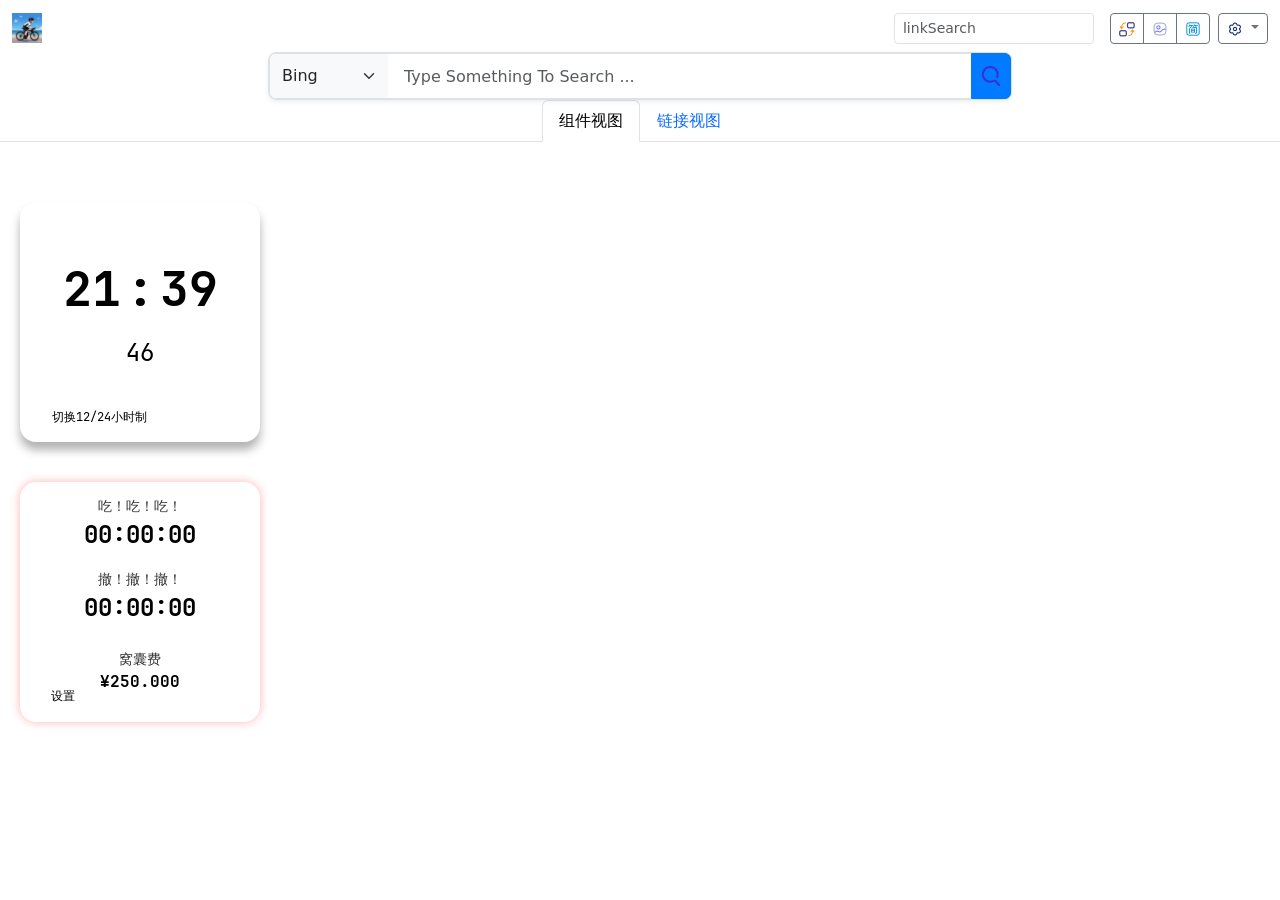
<file: docs/index.html>
<!DOCTYPE html>
<html lang="zh-CN">

<head>
  <meta charset="UTF-8">
  <link rel="icon" href="static/ico/favicon.ico" type="image/x-icon">
  <title>Pitahaya Guide</title>
  <link rel="stylesheet" href="static/css/bootstrap.css">
  <script src="static/js/bootstrap.bundle.js" defer></script>
  <script src=" static/js/widgets.js" defer></script>
  <link rel="stylesheet" href="static/css/styles.css">
  <script src="static/js/js.js" defer></script>
  <script src="static/js/loadData.js" defer></script>
</head>

<body class="d-flex flex-column min-vh-100">
  <!-- ================= 导航栏区域 ================= -->
  <nav class="navbar navbar-expand-lg navbar-light  py-2" id="headerContainer">
    <div class="container-fluid">
      <!-- 品牌Logo和标题 -->
      <a class="navbar-brand d-flex align-items-center" href="#">
        <img src="static/ico/favicon.ico" width="30" height="30" class="d-inline-block align-top" alt="Logo"
          id="image4Gif">
        <span class="site-title ms-2" id="siteTitle"></span><!--Pitahaya-->
      </a>

      <!-- 右侧功能区域 -->
      <div class="d-flex align-items-center">
        <!-- 小搜索框 -->
        <div class="input-group me-3" id="linkSearchContainer" style="width: 200px;">
          <input type="text" class="form-control form-control-sm" id="inpt_search" placeholder="linkSearch">
        </div>

        <!-- 功能按钮组 -->
        <div class="btn-group me-2">
          <!-- 切换页面按钮 -->
          <a href="Xindex.html" class="btn btn-sm btn-outline-secondary" id="changePage">
            <img src="static/ico/change.png" width="16" alt="切换页面">
          </a>
          <!-- 切换背景按钮 -->
          <a href="changeBG.html" class="btn btn-sm btn-outline-secondary" id="changeBG">
            <img src="static/ico/changeBG.png" width="16" alt="切换背景">
          </a>
          <!-- 简洁模式按钮 -->
          <button class="btn btn-sm btn-outline-secondary" id="lightMod">
            <img src="static/ico/lightMod.png" width="16" alt="简洁模式">
          </button>
        </div>

        <!-- 设置下拉菜单 -->
        <div class="dropdown">
          <button class="btn btn-sm btn-outline-secondary dropdown-toggle" id="settingsBtn" data-bs-toggle="dropdown"
            aria-expanded="false">
            <img src="static/ico/setting.png" width="16" alt="设置">
          </button>
          <ul class="dropdown-menu dropdown-menu-end" id="settingsDropdown">
            <!-- 动态生成的下拉选项 -->
            <li><a class="dropdown-item" href="#">设置1</a></li>
            <li><a class="dropdown-item" href="#">设置2</a></li>
            <li>
              <hr class="dropdown-divider">
            </li>
            <li><a class="dropdown-item" href="#" onclick="toggleTheme()">切换暗黑模式</a></li>
          </ul>
        </div>
      </div>
    </div>
  </nav>

  <!-- ================= 主搜索区域 ================= -->
  <div class="container d-flex align-items-center justify-content-center mt-0" id="webSearchContainer">
    <div class="col-md-8">
      <form id="searchForm" class="input-group shadow-sm rounded-3">
        <select class="form-select flex-grow-0 w-auto border-end-0" id="engineSelect" aria-label="搜索引擎选择"
          style="background-color: #f8f9fa; transition: all 0.3s;">
          <option value="https://www.bing.com/search?q=">Bing</option>
          <option value="https://www.baidu.com/s?wd=">百度</option>
          <option value="https://xiaoyi.huawei.com/?q=">小艺</option>
          <option value="https://www.sogou.com/web?ie={inputEncoding}&query=">搜狗</option>
          <option value="https://www.so.com/s?ie={inputEncoding}&q=">360</option>
          <option value="http://www.zhihu.com/search?type=content&q=">知乎</option>
          <option value="https://s.weibo.com/weibo?q=">微博</option>
          <option value="https://www.xiaohongshu.com/search_result?keyword=">小红书</option>
          <option value="https://www.douban.com/search?source=suggest&q=">豆瓣</option>
          <option value="https://www.douyin.com/root/search/">抖音</option>
          <option value="https://search.bilibili.com/video?keyword=">B站</option>
        </select>
        <input type="text" class="form-control border-start-0 border-end-0 px-3"
          placeholder="Type Something To Search ..." aria-label="搜索内容" name="q" required
          style="height: 46px; font-size: 1rem;">
        <button type="submit" class="btn btn-primary btn-search d-flex align-items-center px-3"
          style="border-radius: 0 0.375rem 0.375rem 0; transition: all 0.3s;">
          <img src="static/ico/search.png" alt="搜索图标" width="20">
        </button>
      </form>
    </div>
  </div>

  <!-- ================= 主内容区域 ================= -->
  <!-- ===== 视图切换导航 ===== -->
  <div class="mt-1" id="viewTabContainer" style="height: 50px;">
    <ul class="nav nav-tabs justify-content-center" id="viewTab" role="tablist">
      <li class="nav-item" role="presentation">
        <button class="nav-link active " id="widget-tab" data-bs-toggle="tab" data-bs-target="#widgetContainer"
          type="button" role="tab">
          组件视图
        </button>
      </li>
      <li class="nav-item" role="presentation">
        <button class="nav-link " id="link-tab" data-bs-toggle="tab" data-bs-target="#linkContainer" type="button"
          role="tab">
          链接视图
        </button>
      </li>
    </ul>
  </div>

  <!-- ===== 修改后的主内容区域 ===== -->
  <div class="mt-2 tab-content" id="mainContent">
    <!-- 组件视图 -->
    <div class="tab-pane fade mt-2 show active row g-4 row-cols-2 row-cols-md-3 row-cols-lg-4" id="widgetContainer"
      role="tabpanel">
      <!-- 时钟组件 -->
      <div class="col">
        <div class="card-body text-center" id="clockContainer"></div>
      </div>
      <!-- 社畜组件 -->
      <div class="col">
        <div class="card-body" id="workTimeContainer"></div>
      </div>
      <!-- 其他组件... -->
    </div>


    <!-- 现有链接视图 (保持原样) -->
    <div class="tab-pane fade mt-2" id="linkContainer" role="tabpanel">
      <div id="link-container" class="tab-content row g-4 row-cols-2 row-cols-md-3 row-cols-lg-4">
        <!-- 动态生成tab-pane -->
      </div>
    </div>


  </div>

  <!-- ================= 底栏区域 ================= -->
  <footer class="mt-auto sticky-bottom" id="footerContainer">
    <div class="container">
      <nav class="nav nav-pills justify-content-center" id="category-nav">
        <!-- 导航项由JS生成 -->
      </nav>
    </div>
  </footer>
</body>


</html>
</file>
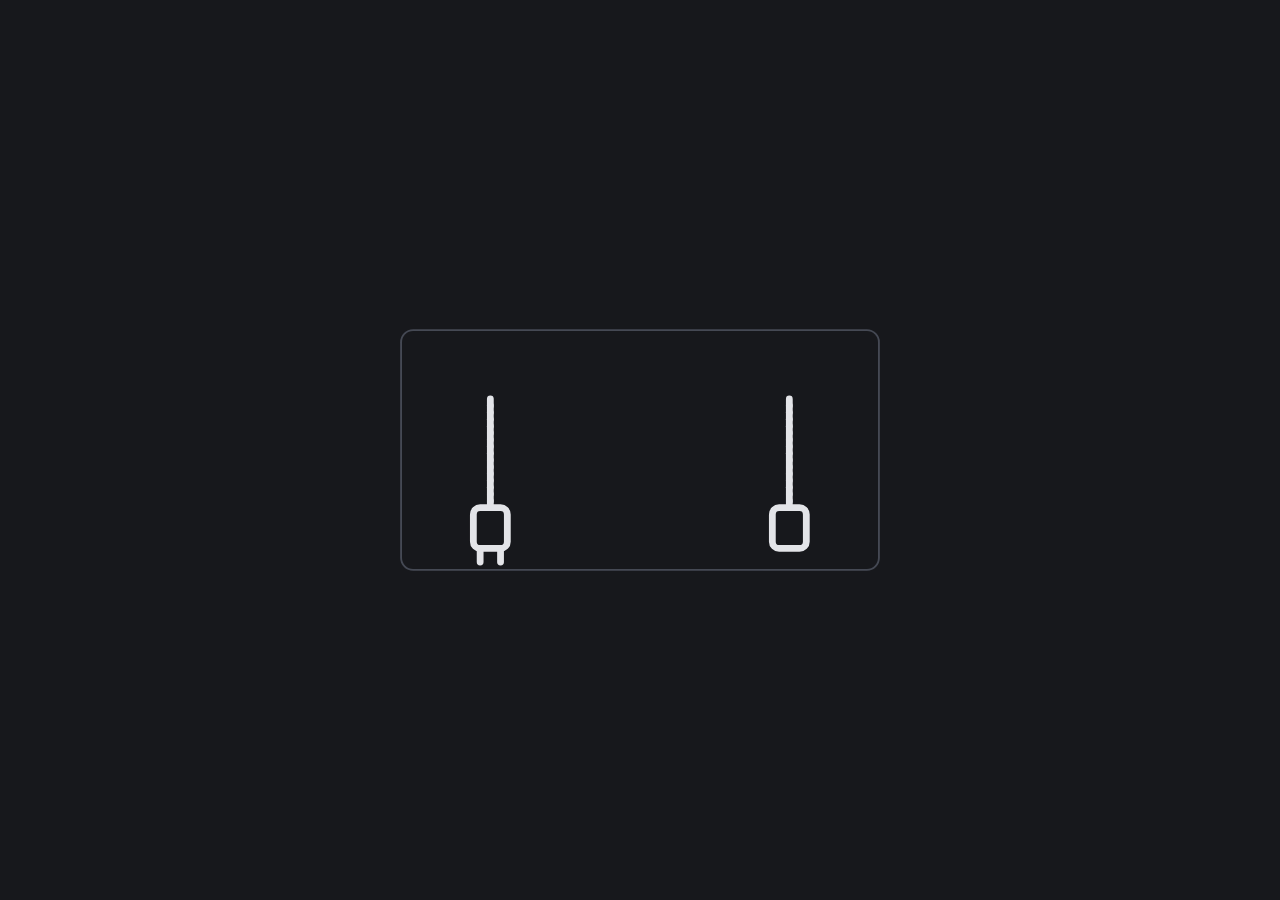
<file: docs/static/Xproject/trunOnOff/index.html>
<!DOCTYPE html>
<html lang="en">

<head>
    <meta charset="UTF-8" />
    <title>开灯！关灯！</title>
    <meta name="viewport" content="width=device-width, initial-scale=1, viewport-fit=cover" />
    <style>
        * {
            border: 0;
            box-sizing: border-box;
            margin: 0;
            padding: 0;
        }

        :root {
            --hue: 223;
            --bg: hsl(var(--hue), 10%, 10%);
            --fg: hsl(var(--hue), 10%, 90%);
            --primary: hsl(var(--hue), 90%, 50%);
            --primary2: hsl(var(--hue), 90%, 70%);
            --primary2-t: hsla(var(--hue), 90%, 70%, 0);
            --border: hsl(var(--hue), 10%, 30%);
            --border-hover: hsl(var(--hue), 10%, 50%);
            --trans-dur: 0.3s;
            --trans-timing: cubic-bezier(0.65, 0, 0.35, 1);
            font-size: calc(14px + (70 - 14) * (100vw - 280px) / (3840 - 280));
        }

        body,
        button {
            color: var(--fg);
            font: 1em/1.5 sans-serif;
            transition: background-color calc(var(--trans-dur) * 0.5) steps(1, end), box-shadow var(--trans-dur) var(--trans-timing), color calc(var(--trans-dur) * 0.5) steps(1, end);
        }

        body {
            background-color: var(--bg);
            display: flex;
            height: 100vh;
        }

        .plugs {
            background-color: transparent;
            border-radius: 0.375em;
            box-shadow: 0 0 0 0.0625em var(--border), 0 0 0 0.25em var(--primary2-t);
            cursor: pointer;
            display: block;
            margin: auto;
            outline: transparent;
            position: relative;
            -webkit-appearance: none;
            appearance: none;
            -webkit-tap-highlight-color: transparent;
        }

        .plugs:hover {
            box-shadow: 0 0 0 0.0625em var(--border-hover), 0 0 0 0.25em var(--primary2-t);
        }

        .plugs:focus-visible {
            box-shadow: 0 0 0 0.0625em var(--primary), 0 0 0 0.25em var(--primary2);
        }

        .plugs__img {
            display: block;
            position: relative;
            top: 0;
            left: 0;
            width: 16em;
            height: auto;
        }

        .plugs__img-left,
        .plugs__img-left-seg,
        .plugs__img-left-head,
        .plugs__img-right,
        .plugs__img-right-seg,
        .plugs__img-right-head,
        .plugs__img-prong,
        .plugs__img-spark-1-x,
        .plugs__img-spark-1-y,
        .plugs__img-spark-2-x,
        .plugs__img-spark-2-y,
        .plugs__img-spark-3-x,
        .plugs__img-spark-3-y {
            animation-duration: calc(var(--trans-dur) * 3);
            animation-timing-function: var(--trans-timing);
        }

        .plugs__img-left-head,
        .plugs__img-right-head {
            transform-origin: 2px 0;
        }

        .plugs__img-left {
            transform: translate(13px, 10px) rotate(0);
        }

        .plugs__img-right {
            transform: translate(57px, 10px) rotate(0);
        }

        .plugs__img-prong {
            stroke-dashoffset: 0;
        }

        .plugs__img-spark-1-x,
        .plugs__img-spark-2-x,
        .plugs__img-spark-3-x {
            animation-timing-function: linear;
        }

        .plugs__img-spark-1-y,
        .plugs__img-spark-2-y,
        .plugs__img-spark-3-y {
            animation-timing-function: cubic-bezier(0.35, 1, 0.65, 1);
        }

        .plugs[aria-pressed='false'] .plugs__img-left {
            animation-name: left-swing-tail-off;
        }

        .plugs[aria-pressed='false'] .plugs__img-left-seg {
            animation-name: left-swing-seg-off;
        }

        .plugs[aria-pressed='false'] .plugs__img-left-seg--flip {
            animation-name: left-swing-seg-off-2;
        }

        .plugs[aria-pressed='false'] .plugs__img-left-head {
            animation-name: left-swing-head-off;
        }

        .plugs[aria-pressed='false'] .plugs__img-right {
            animation-name: right-swing-tail-off;
        }

        .plugs[aria-pressed='false'] .plugs__img-right-seg {
            animation-name: right-swing-seg-off;
        }

        .plugs[aria-pressed='false'] .plugs__img-right-seg--flip {
            animation-name: right-swing-seg-off-2;
        }

        .plugs[aria-pressed='false'] .plugs__img-right-head {
            animation-name: right-swing-head-off;
        }

        .plugs[aria-pressed='false'] .plugs__img-prong {
            animation-name: prongs-off;
            animation-timing-function: cubic-bezier(0.35, 0, 0.65, 0);
        }

        .plugs[aria-pressed='false'] .plugs__img-spark-1-x {
            animation-name: spark-1-x;
        }

        .plugs[aria-pressed='false'] .plugs__img-spark-1-y {
            animation-name: spark-1-y;
        }

        .plugs[aria-pressed='false'] .plugs__img-spark-2-x {
            animation-name: spark-2-x;
        }

        .plugs[aria-pressed='false'] .plugs__img-spark-2-y {
            animation-name: spark-2-y;
        }

        .plugs[aria-pressed='false'] .plugs__img-spark-3-x {
            animation-name: spark-3-x;
        }

        .plugs[aria-pressed='false'] .plugs__img-spark-3-y {
            animation-name: spark-3-y;
        }

        .plugs[aria-pressed='true'] .plugs__img-left {
            animation-name: left-swing-tail-on;
            transform: translate(13px, 10px) rotate(-90deg);
        }

        .plugs[aria-pressed='true'] .plugs__img-left-seg {
            animation-name: left-swing-seg-on;
        }

        .plugs[aria-pressed='true'] .plugs__img-left-seg--flip {
            animation-name: right-swing-seg-on;
        }

        .plugs[aria-pressed='true'] .plugs__img-left-head {
            animation-name: left-swing-head-on;
        }

        .plugs[aria-pressed='true'] .plugs__img-right {
            animation-name: right-swing-tail-on;
            transform: translate(57px, 10px) rotate(90deg);
        }

        .plugs[aria-pressed='true'] .plugs__img-right-seg {
            animation-name: right-swing-seg-on;
        }

        .plugs[aria-pressed='true'] .plugs__img-right-seg--flip {
            animation-name: left-swing-seg-on;
        }

        .plugs[aria-pressed='true'] .plugs__img-right-head {
            animation-name: right-swing-head-on;
        }

        .plugs[aria-pressed='true'] .plugs__img-prong {
            animation-name: prongs-on;
            animation-timing-function: cubic-bezier(0.35, 1, 0.65, 1);
            stroke-dashoffset: 2;
        }

        .plugs__label {
            overflow: hidden;
            position: absolute;
            width: 0;
            height: 0;
        }

        [data-dark='false'] {
            --bg: hsl(var(--hue), 10%, 90%);
            --fg: hsl(var(--hue), 10%, 10%);
            --border: hsl(var(--hue), 10%, 70%);
        }

        [data-dark='false'] body,
        [data-dark='false'] button {
            transition-duration: calc(var(--trans-dur) * 2.25), var(--trans-dur), calc(var(--trans-dur) * 2.25);
        }

        @keyframes prongs-off {
            from {
                stroke-dashoffset: 2;
            }

            17.5%,
            to {
                stroke-dashoffset: 0;
            }
        }

        @keyframes left-swing-tail-off {
            from {
                transform: translate(13px, 10px) rotate(-90deg);
            }

            25% {
                transform: translate(13px, 10px) rotate(-32deg);
            }

            50% {
                transform: translate(13px, 10px) rotate(2deg);
            }

            75% {
                transform: translate(13px, 10px) rotate(-1deg);
            }

            to {
                transform: translate(13px, 10px) rotate(0);
            }
        }

        @keyframes left-swing-seg-off {
            from {
                transform: translate(0, 1px) rotate(0);
            }

            25% {
                transform: translate(0, 1px) rotate(-10deg);
            }

            50% {
                transform: translate(0, 1px) rotate(2deg);
            }

            75% {
                transform: translate(0, 1px) rotate(-1deg);
            }

            to {
                transform: translate(0, 1px) rotate(0);
            }
        }

        @keyframes left-swing-seg-off-2 {
            from {
                transform: translate(0, 1px) rotate(0);
            }

            25% {
                transform: translate(0, 1px) rotate(10deg);
            }

            50% {
                transform: translate(0, 1px) rotate(2deg);
            }

            75% {
                transform: translate(0, 1px) rotate(-1deg);
            }

            to {
                transform: translate(0, 1px) rotate(0);
            }
        }

        @keyframes left-swing-head-off {
            from {
                transform: translate(-2.5px, 1px) rotate(0);
            }

            25% {
                transform: translate(-2.5px, 1px) rotate(-10deg);
            }

            50% {
                transform: translate(-2.5px, 1px) rotate(2deg);
            }

            75% {
                transform: translate(-2.5px, 1px) rotate(-1deg);
            }

            to {
                transform: translate(-2.5px, 1px) rotate(0);
            }
        }

        @keyframes right-swing-tail-off {
            from {
                transform: translate(57px, 10px) rotate(90deg);
            }

            25% {
                transform: translate(57px, 10px) rotate(32deg);
            }

            50% {
                transform: translate(57px, 10px) rotate(-2deg);
            }

            75% {
                transform: translate(57px, 10px) rotate(1deg);
            }

            to {
                transform: translate(57px, 10px) rotate(0);
            }
        }

        @keyframes right-swing-seg-off {
            from {
                transform: translate(0, 1px) rotate(0);
            }

            25% {
                transform: translate(0, 1px) rotate(10deg);
            }

            50% {
                transform: translate(0, 1px) rotate(-2deg);
            }

            75% {
                transform: translate(0, 1px) rotate(1deg);
            }

            to {
                transform: translate(0, 1px) rotate(0);
            }
        }

        @keyframes right-swing-seg-off-2 {
            from {
                transform: translate(0, 1px) rotate(0);
            }

            25% {
                transform: translate(0, 1px) rotate(-10deg);
            }

            50% {
                transform: translate(0, 1px) rotate(-2deg);
            }

            75% {
                transform: translate(0, 1px) rotate(1deg);
            }

            to {
                transform: translate(0, 1px) rotate(0);
            }
        }

        @keyframes right-swing-head-off {
            from {
                transform: translate(-2.5px, 1px) rotate(0);
            }

            25% {
                transform: translate(-2.5px, 1px) rotate(10deg);
            }

            50% {
                transform: translate(-2.5px, 1px) rotate(-2deg);
            }

            75% {
                transform: translate(-2.5px, 1px) rotate(1deg);
            }

            to {
                transform: translate(-2.5px, 1px) rotate(0);
            }
        }

        @keyframes prongs-on {

            from,
            70% {
                stroke-dashoffset: 0;
            }

            90%,
            to {
                stroke-dashoffset: 2;
            }
        }

        @keyframes left-swing-tail-on {
            from {
                transform: translate(13px, 10px) rotate(0);
            }

            50% {
                transform: translate(13px, 10px) rotate(-32deg);
            }

            to {
                transform: translate(13px, 10px) rotate(-90deg);
            }
        }

        @keyframes left-swing-seg-on {
            from {
                transform: translate(0, 1px) rotate(0);
            }

            50% {
                transform: translate(0, 1px) rotate(-10deg);
            }

            to {
                transform: translate(0, 1px) rotate(0);
            }
        }

        @keyframes left-swing-head-on {
            from {
                transform: translate(-2.5px, 1px) rotate(0);
            }

            50% {
                transform: translate(-2.5px, 1px) rotate(-10deg);
            }

            to {
                transform: translate(-2.5px, 1px) rotate(0);
            }
        }

        @keyframes right-swing-tail-on {
            from {
                transform: translate(57px, 10px) rotate(0);
            }

            50% {
                transform: translate(57px, 10px) rotate(32deg);
            }

            to {
                transform: translate(57px, 10px) rotate(90deg);
            }
        }

        @keyframes right-swing-seg-on {
            from {
                transform: translate(0, 1px) rotate(0);
            }

            50% {
                transform: translate(0, 1px) rotate(10deg);
            }

            to {
                transform: translate(0, 1px) rotate(0);
            }
        }

        @keyframes right-swing-head-on {
            from {
                transform: translate(-2.5px, 1px) rotate(0);
            }

            50% {
                transform: translate(-2.5px, 1px) rotate(10deg);
            }

            to {
                transform: translate(-2.5px, 1px) rotate(0);
            }
        }

        @keyframes spark-1-x {

            from,
            12.5% {
                r: 1px;
                transform: translate(0, 0);
            }

            37.5%,
            to {
                r: 0;
                transform: translate(-10px, 0);
            }
        }

        @keyframes spark-1-y {
            from {
                animation-timing-function: steps(1, end);
                transform: translate(0, 0);
                visibility: hidden;
            }

            12.5% {
                animation-timing-function: linear;
                transform: translate(0, 0);
                visibility: visible;
            }

            37.5%,
            to {
                transform: translate(0, -9px);
            }
        }

        @keyframes spark-2-x {

            from,
            12.5% {
                r: 1px;
                transform: translate(0, 0);
            }

            37.5%,
            to {
                r: 0;
                transform: translate(4px, 0);
            }
        }

        @keyframes spark-2-y {
            from {
                animation-timing-function: steps(1, end);
                transform: translate(0, 0);
                visibility: hidden;
            }

            12.5% {
                animation-timing-function: linear;
                transform: translate(0, 0);
                visibility: visible;
            }

            37.5%,
            to {
                transform: translate(0, -8px);
            }
        }

        @keyframes spark-3-x {

            from,
            12.5% {
                r: 1px;
                transform: translate(0, 0);
            }

            37.5%,
            to {
                r: 0;
                transform: translate(-1px, 0);
            }
        }

        @keyframes spark-3-y {
            from {
                animation-timing-function: steps(1, end);
                transform: translate(0, 0);
                visibility: hidden;
            }

            12.5% {
                animation-timing-function: linear;
                transform: translate(0, 0);
                visibility: visible;
            }

            37.5%,
            to {
                transform: translate(0, 8px);
            }
        }
    </style>
</head>

<body>
    <button class="plugs" type="button"><svg class="plugs__img" viewBox="0 0 70 35" width="700px" height="350px"
            aria-hidden="true">
            <g fill="none" stroke="currentcolor" stroke-linecap="round" stroke-width="1">
                <g class="plugs__img-left" transform="translate(13,10)">
                    <polyline points="0 0,0 1" />
                    <g class="plugs__img-left-seg" transform="translate(0,1)">
                        <polyline points="0 0,0 1" />
                        <g class="plugs__img-left-seg" transform="translate(0,1)">
                            <polyline points="0 0,0 1" />
                            <g class="plugs__img-left-seg" transform="translate(0,1)">
                                <polyline points="0 0,0 1" />
                                <g class="plugs__img-left-seg" transform="translate(0,1)">
                                    <polyline points="0 0,0 1" />
                                    <g class="plugs__img-left-seg" transform="translate(0,1)">
                                        <polyline points="0 0,0 1" />
                                        <g class="plugs__img-left-seg" transform="translate(0,1)">
                                            <polyline points="0 0,0 1" />
                                            <g class="plugs__img-left-seg" transform="translate(0,1)">
                                                <polyline points="0 0,0 1" />
                                                <g class="plugs__img-left-seg" transform="translate(0,1)">
                                                    <polyline points="0 0,0 1" />
                                                    <g class="plugs__img-left-seg" transform="translate(0,1)">
                                                        <polyline points="0 0,0 1" />
                                                        <g class="plugs__img-left-seg" transform="translate(0,1)">
                                                            <polyline points="0 0,0 1" />
                                                            <g class="plugs__img-left-seg plugs__img-left-seg--flip"
                                                                transform="translate(0,1)">
                                                                <polyline points="0 0,0 1" />
                                                                <g class="plugs__img-left-seg plugs__img-left-seg--flip"
                                                                    transform="translate(0,1)">
                                                                    <polyline points="0 0,0 1" />
                                                                    <g class="plugs__img-left-seg plugs__img-left-seg--flip"
                                                                        transform="translate(0,1)">
                                                                        <polyline points="0 0,0 1" />
                                                                        <g class="plugs__img-left-seg plugs__img-left-seg--flip"
                                                                            transform="translate(0,1)">
                                                                            <polyline points="0 0,0 1" />
                                                                            <g class="plugs__img-left-seg plugs__img-left-seg--flip"
                                                                                transform="translate(0,1)">
                                                                                <polyline points="0 0,0 1" />
                                                                                <g class="plugs__img-left-head"
                                                                                    transform="translate(-2.5,1)">
                                                                                    <rect rx="1" ry="1" x="0" y="0"
                                                                                        width="5" height="6" />
                                                                                    <polyline class="plugs__img-prong"
                                                                                        points="1 6,1 8"
                                                                                        stroke-dasharray="2 2" />
                                                                                    <polyline class="plugs__img-prong"
                                                                                        points="4 6,4 8"
                                                                                        stroke-dasharray="2 2" />
                                                                                </g>
                                                                            </g>
                                                                        </g>
                                                                    </g>
                                                                </g>
                                                            </g>
                                                        </g>
                                                    </g>
                                                </g>
                                            </g>
                                        </g>
                                    </g>
                                </g>
                            </g>
                        </g>
                    </g>
                </g>
                <g class="plugs__img-right" transform="translate(57,10)">
                    <polyline points="0 0,0 1" />
                    <g class="plugs__img-right-seg" transform="translate(0,1)">
                        <polyline points="0 0,0 1" />
                        <g class="plugs__img-right-seg" transform="translate(0,1)">
                            <polyline points="0 0,0 1" />
                            <g class="plugs__img-right-seg" transform="translate(0,1)">
                                <polyline points="0 0,0 1" />
                                <g class="plugs__img-right-seg" transform="translate(0,1)">
                                    <polyline points="0 0,0 1" />
                                    <g class="plugs__img-right-seg" transform="translate(0,1)">
                                        <polyline points="0 0,0 1" />
                                        <g class="plugs__img-right-seg" transform="translate(0,1)">
                                            <polyline points="0 0,0 1" />
                                            <g class="plugs__img-right-seg" transform="translate(0,1)">
                                                <polyline points="0 0,0 1" />
                                                <g class="plugs__img-right-seg" transform="translate(0,1)">
                                                    <polyline points="0 0,0 1" />
                                                    <g class="plugs__img-right-seg" transform="translate(0,1)">
                                                        <polyline points="0 0,0 1" />
                                                        <g class="plugs__img-right-seg" transform="translate(0,1)">
                                                            <polyline points="0 0,0 1" />
                                                            <g class="plugs__img-right-seg plugs__img-right-seg--flip"
                                                                transform="translate(0,1)">
                                                                <polyline points="0 0,0 1" />
                                                                <g class="plugs__img-right-seg plugs__img-right-seg--flip"
                                                                    transform="translate(0,1)">
                                                                    <polyline points="0 0,0 1" />
                                                                    <g class="plugs__img-right-seg plugs__img-right-seg--flip"
                                                                        transform="translate(0,1)">
                                                                        <polyline points="0 0,0 1" />
                                                                        <g class="plugs__img-right-seg plugs__img-right-seg--flip"
                                                                            transform="translate(0,1)">
                                                                            <polyline points="0 0,0 1" />
                                                                            <g class="plugs__img-right-seg plugs__img-right-seg--flip"
                                                                                transform="translate(0,1)">
                                                                                <polyline points="0 0,0 1" />
                                                                                <g class="plugs__img-right-head"
                                                                                    transform="translate(-2.5,1)">
                                                                                    <rect rx="1" ry="1" x="0" y="0"
                                                                                        width="5" height="6" />
                                                                                </g>
                                                                            </g>
                                                                        </g>
                                                                    </g>
                                                                </g>
                                                            </g>
                                                        </g>
                                                    </g>
                                                </g>
                                            </g>
                                        </g>
                                    </g>
                                </g>
                            </g>
                        </g>
                    </g>
                </g>
            </g>
            <g fill="currentcolor" transform="translate(35,10)">
                <g class="plugs__img-spark-1-y">
                    <circle class="plugs__img-spark-1-x" r="0" cy="-1" />
                </g>
                <g class="plugs__img-spark-2-y">
                    <circle class="plugs__img-spark-2-x" r="0" cy="0" />
                </g>
                <g class="plugs__img-spark-3-y">
                    <circle class="plugs__img-spark-3-x" r="0" cy="1" />
                </g>
            </g>
        </svg><span class="plugs__label">Power</span></button>
    <script>'use strict'; window.addEventListener('DOMContentLoaded', () => { const plugs = new Plugs('button') }); class Plugs { constructor(buttonEl) { var _a; this.button = document.querySelector(buttonEl); (_a = this.button) === null || _a === void 0 ? void 0 : _a.addEventListener('click', this.toggleTheme.bind(this)) } toggleTheme() { var _a, _b; const pressed = ((_a = this.button) === null || _a === void 0 ? void 0 : _a.getAttribute('aria-pressed')) === 'true'; (_b = this.button) === null || _b === void 0 ? void 0 : _b.setAttribute('aria-pressed', `${!pressed}`); document.documentElement.setAttribute('data-dark', `${pressed}`) } }</script>
</body>

</html>
</file>
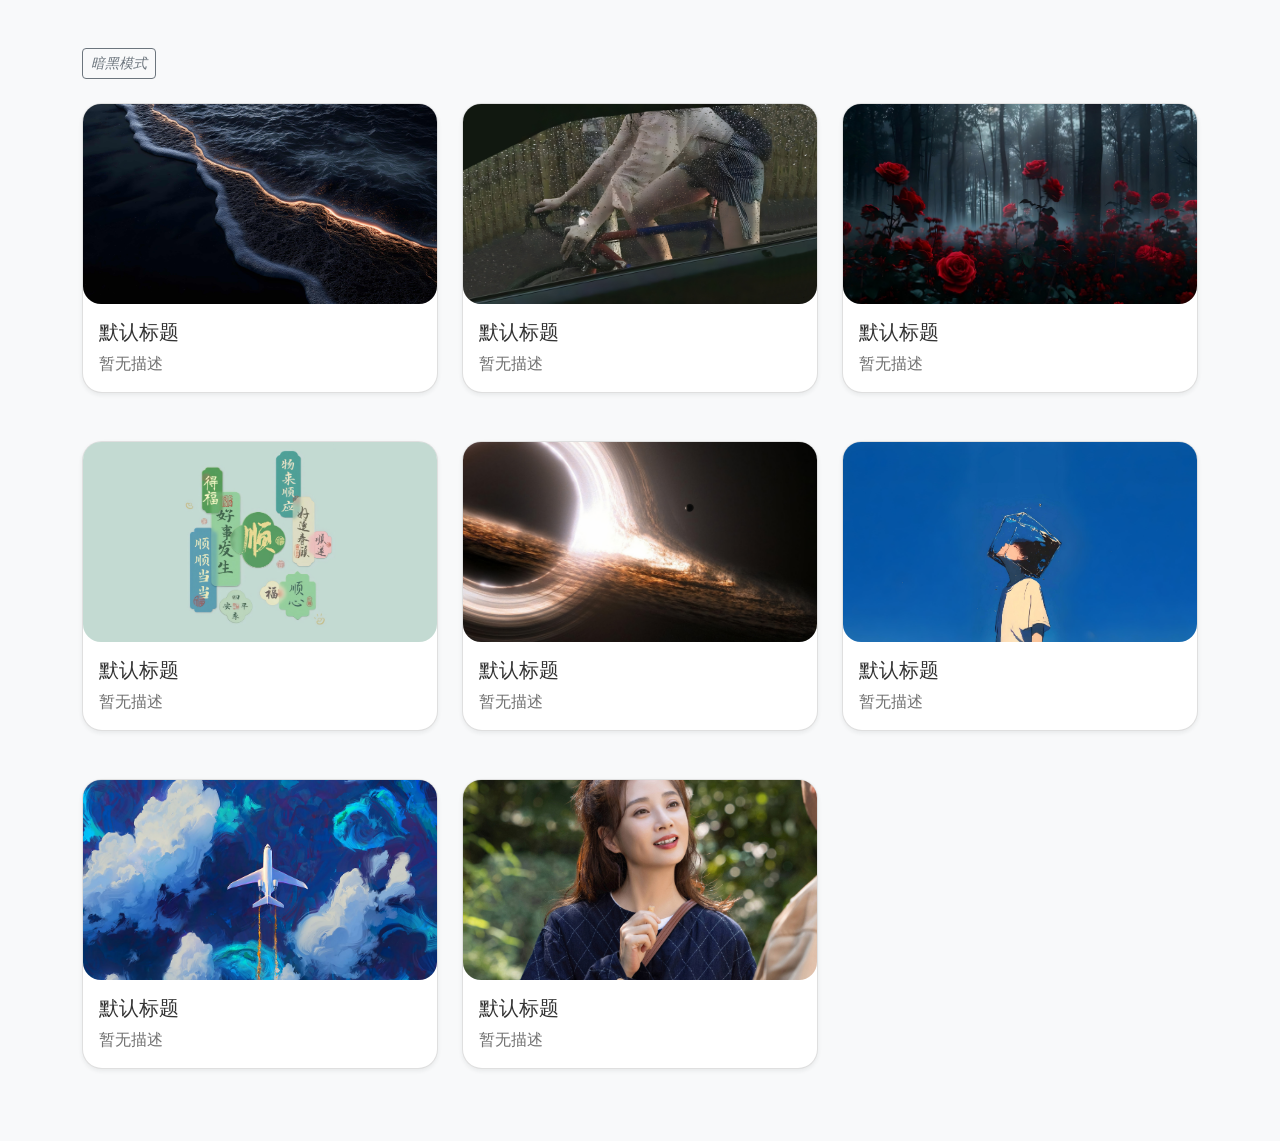
<file: docs/changeBG.html>
<!DOCTYPE html>
<html lang="zh-CN" data-bs-theme="auto">

<head>
    <meta charset="UTF-8">
    <meta name="viewport" content="width=device-width, initial-scale=1.0">
    <title>动态卡片展示</title>
    <link rel="stylesheet" href="static/css/bootstrap.css">
    <script src="static/js/bootstrap.bundle.js" defer></script>
    <link rel="stylesheet" href="static/css/changeBG.css">
    <script src="static/js/changeBG.js" defer></script>
</head>

<body>
    <div class="container py-5">
        <!-- 暗黑模切换按钮 -->
        <button id="themeToggle" class="btn btn-sm btn-outline-secondary mb-4">
            <i class="bi bi-moon-stars">暗黑模式</i>
        </button>

        <!-- 卡片容器 -->
        <div class="row g-4" data-card-container></div>
    </div>
</body>

</html>
</file>
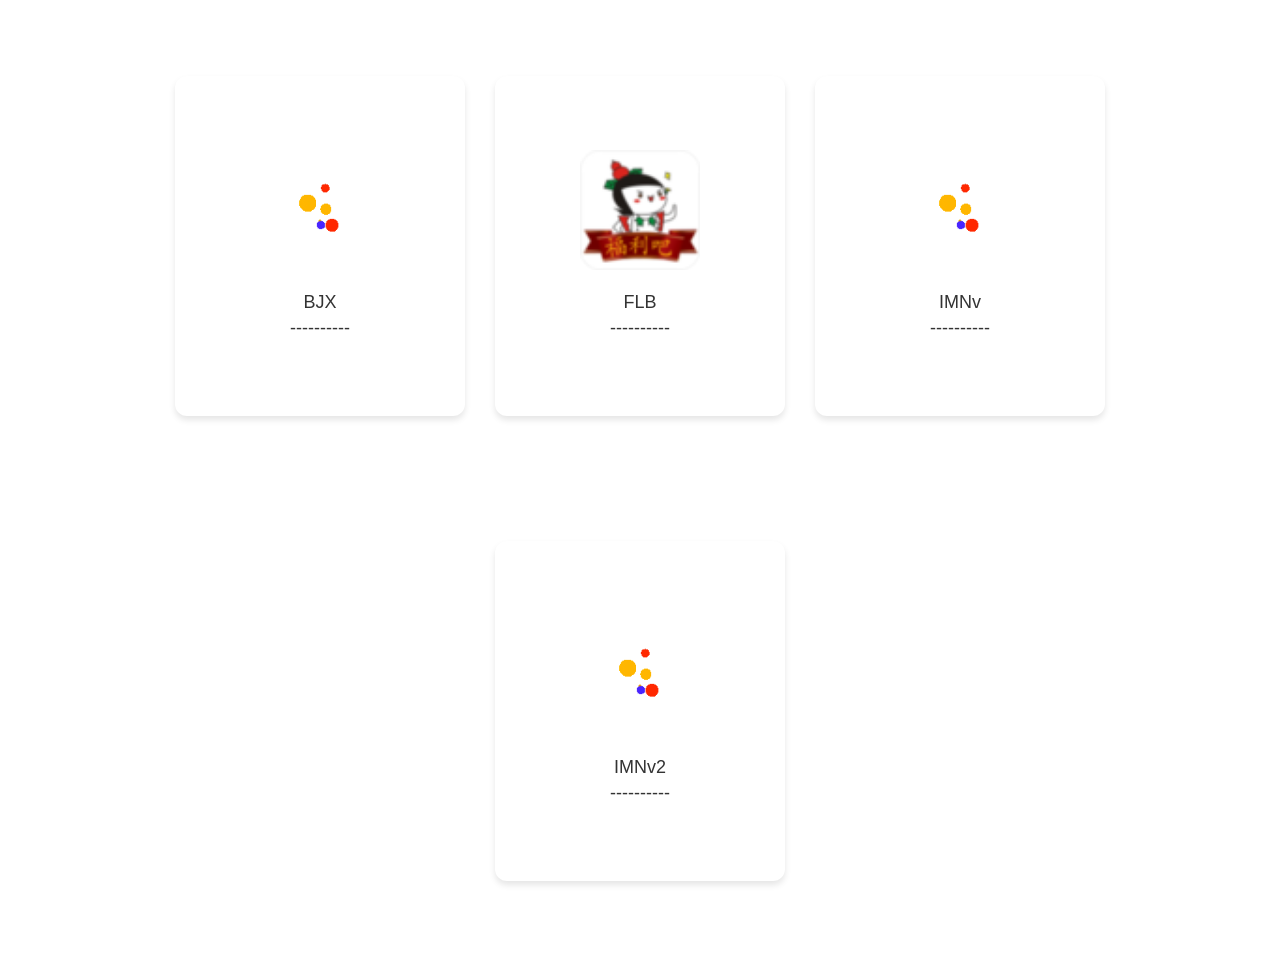
<file: docs/index2.html>
<!DOCTYPE html>
<html lang="zh-CN">

<head>
    <meta charset="UTF-8">
    <title>卡片式布局</title>
    <style>
        /* 主容器样式 */
        .card-container {
            display: flex;
            justify-content: center;
            align-items: center;
            min-height: 100vh;
            gap: 30px;
            padding: 20px;
            flex-wrap: wrap;
        }

        /* 卡片链接样式 */
        .card-link {
            text-decoration: none;
            color: #333;
            width: 250px;
            height: 300px;
            display: flex;
            flex-direction: column;
            align-items: center;
            justify-content: center;
            background: #fff;
            border-radius: 12px;
            box-shadow: 0 4px 6px rgba(0, 0, 0, 0.1);
            transition: transform 0.3s ease;
            padding: 20px;
        }

        /* 悬停效果 */
        .card-link:hover {
            transform: translateY(-5px);
            box-shadow: 0 8px 12px rgba(0, 0, 0, 0.15);
        }

        /* 图片样式 */
        .card-img {
            width: 120px;
            height: 120px;
            object-fit: contain;
            margin-bottom: 20px;
        }

        /* 文字样式 */
        .card-text {
            text-align: center;
            font-family: 'Arial', sans-serif;
            font-size: 18px;
            line-height: 1.4;
        }
    </style>
</head>

<body>
    <div class="card-container">
        <a href="https://fuliba2024.net/anhao.html" class="card-link">
            <img src="static/ico/loading0_compressed.gif" alt="图标" class="card-img">
            <div class="card-text">BJX<br>----------</div>
        </a>

        <a href="https://fuliba2024.net/" class="card-link">
            <img src="static/ico/fuliba2024.png" alt="图标" class="card-img">
            <div class="card-text">FLB<br>----------</div>
        </a> <a href="https://d4.xx01.my/" class="card-link">
            <img src="static/ico/loading0_compressed.gif" alt="图标" class="card-img">
            <div class="card-text">IMNv<br>----------</div>
        </a>
        <a href="https://www.ik009.top/" class="card-link">
            <img src="static/ico/loading0_compressed.gif" alt="图标" class="card-img">
            <div class="card-text">IMNv2<br>----------</div>
        </a>

    </div>
</body>

</html>
</file>
<file: docs/static/css/styles.css>
:root {
    /* 明亮模式颜色 */
    --color-bg: #fff;
    --color-card-bg: rgba(235, 241, 247, 0.89);
    --color-text: #000000;
    --color-shadow: rgba(0, 0, 0, 0.15);
    --color-primary: #007bff;
    --color-border: #dee2e6;

    /* 导航栏/底栏 */
    --color-nav-bg: transparent;
    --color-nav-text: inherit;

    /* 卡片悬停效果 */
    --card-hover-shadow: 0 0.5rem 1rem rgba(0, 0, 0, 0.15);

    /* 组件相关 */
    --widget-card-radius: 10px;
}

/* 暗黑模式颜色 */
[data-theme="dark"] {
    --color-bg: #121212;
    --color-card-bg: rgba(30, 30, 30, 0.9);
    --color-text: #e0e0e0;
    --color-shadow: rgba(255, 255, 255, 0.05);
    --color-primary: #6c757d;
    --color-border: #444;

    --card-hover-shadow: 0 0.5rem 1rem rgba(255, 255, 255, 0.1);
}

html {
    height: 100%;
    margin: 0;
    overflow: hidden;
    /* 隐藏滚动条 */
}

/* 针对不同浏览器的滚动条隐藏实现 */
::-webkit-scrollbar {
    display: none;
}

body {
    height: 100%;
    margin: 0;
    overflow: hidden;
    -ms-overflow-style: none;
    scrollbar-width: none;
    overflow: -moz-scrollbars-none;
    background-color: var(--color-bg);
    color: var(--color-text);
}

/*web搜索*/
#webSearchContainer {
    height: 40px !important;
    min-height: 40px;
    box-sizing: border-box;
    flex-shrink: 0;
}

.btn-search {
    width: 40px;
    position: relative;
    /* 为子元素绝对定位提供参照 */
    padding: 0 !important;
    /* 消除默认内边距 */
    display: flex !important;
    align-items: center;
    justify-content: center;
}

/* 搜索图标尺寸 */
.btn-search img {
    width: 20px;
    height: 20px;
    object-fit: contain;
}

/* 搜索表单整体效果 */
#searchForm {
    border: 1px solid #dee2e6;
    transition: box-shadow 0.3s ease;
}

#searchForm:hover {
    box-shadow: 0 0.5rem 1rem rgba(0, 0, 0, 0.15) !important;
}

/* 搜索引擎选择框 */
#engineSelect {
    min-width: 120px;
    cursor: pointer;
}

#engineSelect:hover {
    background-color: #e9ecef !important;
}

/* 搜索按钮悬停效果 */
.btn-search:hover {
    background-color: #0b5ed7;
    transform: scale(1.02);
}

/* 输入框聚焦效果 */
#searchForm input:focus {
    border-color: #86b7fe;
    box-shadow: none;
}

/*组件*/
.widget-card {
    border-radius: 10px;
    box-shadow: 0 2px 8px rgba(0, 0, 0, 0.1);
    transition: transform 0.2s;
}

.widget-card:hover {
    transform: translateY(-5px);
}

/* 确保内容区域可以滚动 */
#mainContent {
    max-height: 100vh;
    overflow-y: auto;
}

.tab-content>.active {
    display: block;
    width: 100%;
}

/* 外层A标签布局 */
a.col {
    padding: 12px;
    /* 控制外层间距 */
    display: block;
}

/* 卡片容器 */
.grid-layout {
    display: grid;
    grid-template-columns: repeat(auto-fill, minmax(100px, 1fr));
    gap: 1rem;
    width: 100%;
    max-width: calc(100px * 14 + 1rem * 9);
    /* 10列x100px + 9个间隙x1rem */
    margin: 0 auto;
}

/* 设置卡片固定尺寸 */
.grid-layout>a {
    width: 100px;
    height: 100px;
    display: block;
}

/* 调整卡片内部布局 */
.card {
    width: 100%;
    height: 100%;
    padding: 8px;
    display: flex;
    flex-direction: column;
    transition: transform 0.3s ease, box-shadow 0.3s ease;
    /* 平滑过渡动画 */
    position: relative;
    /* 防止布局偏移 */
    z-index: 1;
    /* 避免被其他元素遮挡 */
    background-color: var(--color-card-bg);
    border-color: var(--color-border);
}

.card:hover {
    transform: translateY(-5px);
    /* 上移 5px */
    box-shadow: var(--card-hover-shadow);
    /* 增强阴影效果 */
}

.card-img-container {
    width: 60px;
    height: 60px;
    flex: 0 0 60px;
    background-size: contain;
    background-repeat: no-repeat;
    background-position: center;
    margin: 0 auto;
    border-radius: 8px;
}

.card-text-container {
    flex: 1;
    display: flex;
    align-items: center;
    justify-content: center;
    padding: 4px 0;
    color: var(--color-text);
}

.card-title {
    font-size: 12px;
    margin: 0;
    text-align: center;
    overflow: hidden;
    text-overflow: ellipsis;
    display: -webkit-box;
    -webkit-line-clamp: 2;
    -webkit-box-orient: vertical;
}

.headerContainer,
footer {
    background-color: var(--color-nav-bg);
    color: var(--color-nav-text);
}

#footerContainer {
    margin-bottom: 6px !important;
}

.btn-primary {
    background-color: var(--color-primary);
    border-color: var(--color-primary);
}
</file>
<file: docs/static/css/changeBG.css>
:root {
    --text-color: #333;
    --bg-color: #f8f9fa;
    --card-bg: #ffffff;
    --border-color: rgba(0, 0, 0, .125);
}

.dark-mode {
    --text-color: #e0e0e0;
    --bg-color: #1a1a1a;
    --card-bg: #2d2d2d;
    --border-color: #404040;
}

body {
    background-color: var(--bg-color);
    color: var(--text-color);
    transition: background-color 0.3s, color 0.3s;
}

.card {
    background: var(--card-bg);
    border: 1px solid var(--border-color);
    transition: all 0.3s ease;
}

.card-title {
    color: var(--text-color) !important;
}

.card-text {
    color: color-mix(in srgb, var(--text-color) 70%, transparent) !important;
}
</file>
